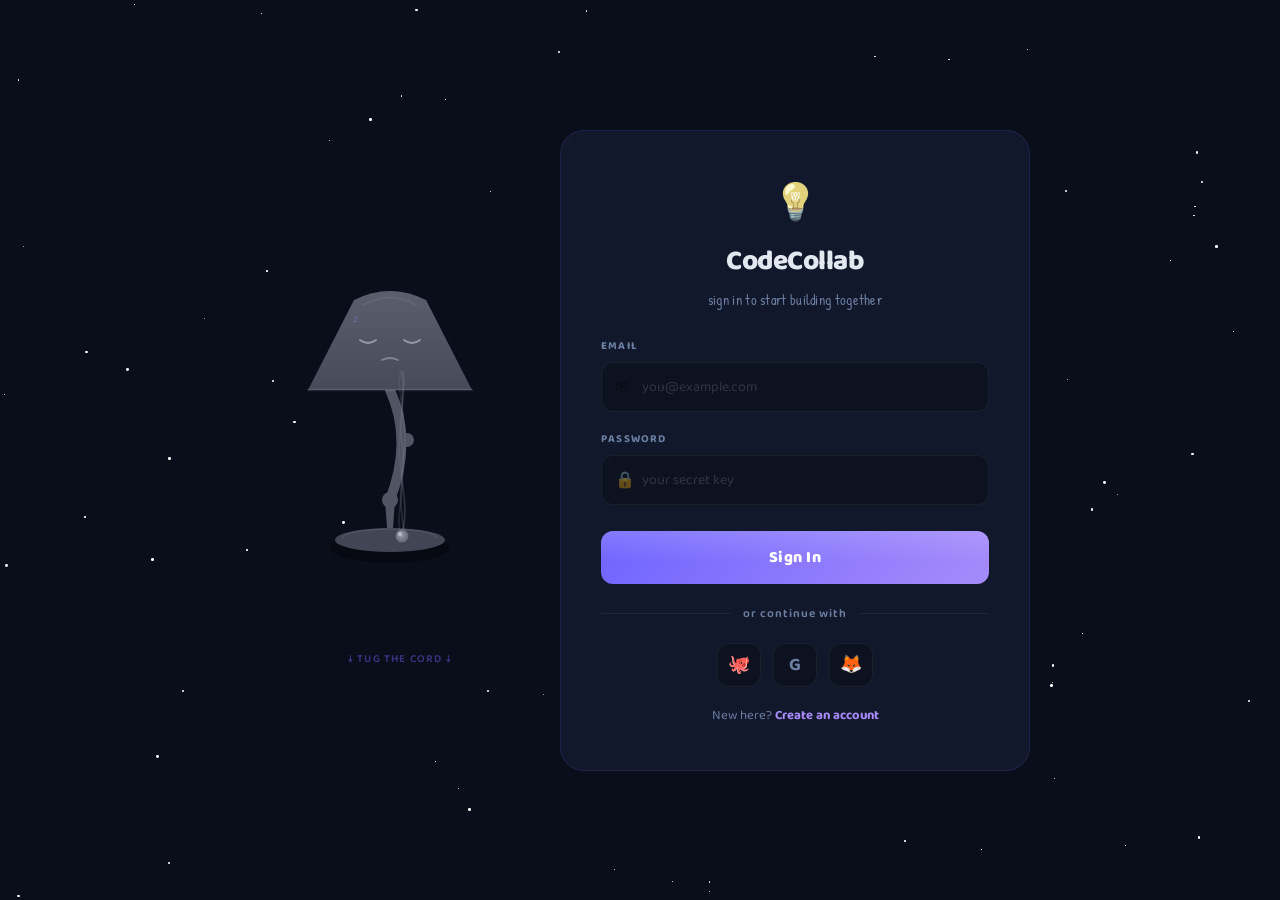
<file: index.html>
<!DOCTYPE html>
<html lang="en">
<head>
<meta charset="UTF-8">
<meta name="viewport" content="width=device-width, initial-scale=1.0">
<title>CodeCollab Login</title>
<link href="https://fonts.googleapis.com/css2?family=Baloo+2:wght@400;600;700;800&family=Patrick+Hand&display=swap" rel="stylesheet">
<style>
*, *::before, *::after { box-sizing: border-box; margin: 0; padding: 0; }

:root {
  --bg: #0a0e1a;
  --card: #12182b;
  --accent: #6c63ff;
  --accent2: #a78bfa;
  --cyan: #22d3ee;
  --text: #e2e8f0;
  --muted: #6b7fa3;
  --input-bg: #0d1220;
  --border: rgba(108,99,255,0.15);
}

html, body {
  width: 100%; height: 100%;
  background: var(--bg);
  font-family: 'Baloo 2', cursive, sans-serif;
  overflow: hidden;
  display: flex; align-items: center; justify-content: center;
}

#sky { position: fixed; inset: 0; pointer-events: none; z-index: 0; overflow: hidden; }
.star {
  position: absolute; background: #fff; border-radius: 50%;
  animation: twinkle var(--d) ease-in-out infinite;
}
@keyframes twinkle {
  0%,100% { opacity: var(--lo); }
  50% { opacity: var(--hi); }
}
.shooting-star {
  position: absolute; width: 3px; height: 3px;
  background: #fff; border-radius: 50%;
  animation: shoot var(--dur) linear infinite;
  animation-delay: var(--delay); opacity: 0;
}
.shooting-star::after {
  content: ''; position: absolute;
  top: 0; right: 100%; width: 60px; height: 1.5px;
  background: linear-gradient(to left, #fff, transparent);
}
@keyframes shoot {
  0% { transform: translate(0,0) rotate(-35deg); opacity: 0; }
  5% { opacity: 1; } 15% { opacity: 1; }
  30% { transform: translate(-400px,240px) rotate(-35deg); opacity: 0; }
  100% { opacity: 0; }
}

#aurora {
  position: fixed; inset: 0; pointer-events: none; z-index: 0;
  opacity: 0; transition: opacity 1.5s ease;
}
body.on #aurora { opacity: 1; }
.aurora-band {
  position: absolute; border-radius: 50%;
  filter: blur(80px);
  animation: drift 8s ease-in-out infinite alternate;
}
.aurora-band:nth-child(1) { width:600px;height:200px;background:rgba(108,99,255,0.12);top:10%;left:-5%; }
.aurora-band:nth-child(2) { width:500px;height:150px;background:rgba(34,211,238,0.08);top:20%;left:30%;animation-delay:-3s; }
.aurora-band:nth-child(3) { width:400px;height:180px;background:rgba(167,139,250,0.1);bottom:15%;right:-5%;animation-delay:-5s; }
@keyframes drift {
  0% { transform: translateX(0) translateY(0) scale(1); }
  100% { transform: translateX(40px) translateY(-20px) scale(1.1); }
}

.firefly {
  position: fixed; width: 4px; height: 4px;
  border-radius: 50%; pointer-events: none; z-index: 2;
  opacity: 0; transition: opacity 1s;
}
body.on .firefly { opacity: 1; }

#app {
  position: relative; z-index: 1;
  display: flex; align-items: center; gap: 10px;
  width: min(780px, 96vw);
}

#lamp-wrap {
  flex: 0 0 300px; height: 460px;
  position: relative; user-select: none; cursor: default;
}
#lamp-canvas { display: block; width: 300px; height: 460px; }

#card {
  flex: 1; background: var(--card);
  border-radius: 24px; padding: 44px 40px;
  border: 1.5px solid var(--border);
  position: relative; overflow: hidden;
  transition: border-color 0.9s, box-shadow 0.9s;
}
body.on #card {
  border-color: rgba(108,99,255,0.5);
  box-shadow: 0 0 40px rgba(108,99,255,0.15), 0 0 80px rgba(34,211,238,0.06), 0 8px 32px rgba(0,0,0,0.3);
}
#card::before {
  content: ''; position: absolute; inset: 0; border-radius: 24px;
  background: radial-gradient(ellipse 90% 60% at 50% -10%, rgba(108,99,255,0.08), transparent 70%);
  opacity: 0; transition: opacity 0.9s; pointer-events: none;
}
body.on #card::before { opacity: 1; }

.card-icon { text-align:center;font-size:36px;margin-bottom:6px;filter:grayscale(0.6);transition:filter 0.8s; }
body.on .card-icon { filter: grayscale(0); }

h1 { color:var(--text);font-size:28px;font-weight:800;margin-bottom:6px;text-align:center;letter-spacing:-0.5px; }
.subtitle { text-align:center;color:var(--muted);font-size:14px;margin-bottom:28px;font-family:'Patrick Hand',cursive;letter-spacing:0.3px; }

.field { margin-bottom: 18px; position: relative; }
.field-icon { position:absolute;left:14px;top:38px;font-size:16px;opacity:0.4;transition:opacity 0.3s; }
.field:focus-within .field-icon { opacity: 0.8; }

label { display:block;color:var(--muted);font-size:11px;font-weight:700;letter-spacing:1.2px;text-transform:uppercase;margin-bottom:7px; }
input {
  width:100%;background:var(--input-bg);border:1.5px solid rgba(255,255,255,0.06);
  border-radius:12px;padding:13px 15px 13px 40px;color:var(--text);
  font-family:'Baloo 2',sans-serif;font-size:14px;outline:none;
  transition:border-color 0.3s, box-shadow 0.3s;
}
input::placeholder { color: rgba(255,255,255,0.15); }
input:focus { border-color:var(--accent);box-shadow:0 0 0 3px rgba(108,99,255,0.15); }

#login-btn {
  width:100%;margin-top:8px;padding:14px;
  background:linear-gradient(135deg,var(--accent),var(--accent2));
  border:none;border-radius:12px;color:#fff;font-family:'Baloo 2',sans-serif;
  font-size:16px;font-weight:800;cursor:pointer;position:relative;overflow:hidden;
  transition:transform 0.15s, box-shadow 0.3s;letter-spacing:0.5px;
}
#login-btn::after { content:'';position:absolute;inset:0;background:linear-gradient(180deg,rgba(255,255,255,0.15) 0%,transparent 60%);pointer-events:none; }
#login-btn:hover { transform:translateY(-2px);box-shadow:0 8px 30px rgba(108,99,255,0.45); }
#login-btn:active { transform: scale(0.97); }

#ripple-box { position:absolute;inset:0;pointer-events:none;overflow:hidden;border-radius:12px; }
.ripple { position:absolute;border-radius:50%;background:rgba(255,255,255,0.35);transform:scale(0);animation:rip 0.6s ease-out forwards; }
@keyframes rip { to { transform: scale(4); opacity: 0; } }

.divider { display:flex;align-items:center;margin:20px 0;gap:12px; }
.divider span { color:var(--muted);font-size:12px;font-weight:600;letter-spacing:1px;white-space:nowrap; }
.divider::before, .divider::after { content:'';flex:1;height:1px;background:rgba(255,255,255,0.06); }

.social-row { display:flex;gap:12px;justify-content:center; }
.social-btn {
  width:44px;height:44px;border-radius:12px;border:1.5px solid rgba(255,255,255,0.06);
  background:var(--input-bg);display:flex;align-items:center;justify-content:center;
  font-size:18px;cursor:pointer;transition:border-color 0.3s,transform 0.15s,background 0.3s;
  color:var(--muted);font-weight:700;
}
.social-btn:hover { border-color:var(--accent);background:rgba(108,99,255,0.08);transform:translateY(-2px); }

.card-footer { text-align:center;margin-top:18px;color:var(--muted);font-size:13px; }
.card-footer a { color:var(--accent2);text-decoration:none;font-weight:700;cursor:pointer;transition:color 0.2s; }
.card-footer a:hover { color: var(--cyan); }

#hint {
  position:absolute;bottom:12px;left:50%;transform:translateX(-50%);
  color:rgba(108,99,255,0.45);font-size:11px;font-weight:600;
  letter-spacing:1.2px;text-transform:uppercase;white-space:nowrap;
  animation:pulse-hint 2.5s ease-in-out infinite;pointer-events:none;transition:opacity 0.5s;
}
body.on #hint { opacity: 0; }
@keyframes pulse-hint { 0%,100%{opacity:0.25;} 50%{opacity:0.65;} }

.moth { position:fixed;font-size:14px;pointer-events:none;z-index:3;opacity:0;transition:opacity 1.2s; }
body.on .moth { opacity: 0.6; }
</style>
</head>
<body>

<div id="sky"></div>
<div id="aurora"><div class="aurora-band"></div><div class="aurora-band"></div><div class="aurora-band"></div></div>

<div id="app">
  <div id="lamp-wrap">
    <canvas id="lamp-canvas" width="300" height="460"></canvas>
    <div id="hint">&#x2193; tug the cord &#x2193;</div>
  </div>
  <div id="card">
    <div class="card-icon">&#128161;</div>
    <h1>CodeCollab</h1>
    <p class="subtitle">sign in to start building together</p>
    <div class="field">
      <label>Email</label>
      <span class="field-icon">&#9993;</span>
      <input type="email" id="inp-email" placeholder="you@example.com" autocomplete="off">
    </div>
    <div class="field">
      <label>Password</label>
      <span class="field-icon">&#128274;</span>
      <input type="password" id="inp-pass" placeholder="your secret key" autocomplete="off">
    </div>
    <button id="login-btn">Sign In<div id="ripple-box"></div></button>
    <div class="divider"><span>or continue with</span></div>
    <div class="social-row">
      <div class="social-btn" title="GitHub">&#128025;</div>
      <div class="social-btn" title="Google">G</div>
      <div class="social-btn" title="GitLab">&#129418;</div>
    </div>
    <p class="card-footer">New here? <a>Create an account</a></p>
  </div>
</div>

<script>
/* === STARFIELD + SHOOTING STARS === */
var sky=document.getElementById('sky');
for(var i=0;i<100;i++){var s=document.createElement('div');s.className='star';var sz=Math.random()*2.5+0.5;s.style.cssText='width:'+sz+'px;height:'+sz+'px;left:'+Math.random()*100+'%;top:'+Math.random()*100+'%;--d:'+(2+Math.random()*5)+'s;--lo:'+(0.05+Math.random()*0.1)+';--hi:'+(0.3+Math.random()*0.6)+';animation-delay:'+Math.random()*5+'s;';sky.appendChild(s);}
for(var i=0;i<4;i++){var s=document.createElement('div');s.className='shooting-star';s.style.cssText='left:'+(30+Math.random()*60)+'%;top:'+Math.random()*30+'%;--dur:'+(6+Math.random()*6)+'s;--delay:'+(i*3+Math.random()*3)+'s;';sky.appendChild(s);}

/* === FIREFLIES === */
var fireflies=[];
for(var i=0;i<12;i++){var f=document.createElement('div');f.className='firefly';var hue=Math.random()>0.5?'250,99%,70%':'175,80%,60%';f.style.background='radial-gradient(circle,hsla('+hue+',0.8),transparent)';f.style.width=f.style.height=(3+Math.random()*4)+'px';f.style.boxShadow='0 0 6px hsla('+hue+',0.5)';document.body.appendChild(f);fireflies.push({el:f,x:Math.random()*window.innerWidth,y:Math.random()*window.innerHeight,vx:(Math.random()-0.5)*0.6,vy:(Math.random()-0.5)*0.6,phase:Math.random()*Math.PI*2});}
function updateFireflies(t){for(var i=0;i<fireflies.length;i++){var ff=fireflies[i];ff.x+=ff.vx+Math.sin(t*0.001+ff.phase)*0.3;ff.y+=ff.vy+Math.cos(t*0.0013+ff.phase)*0.3;if(ff.x<0)ff.x=window.innerWidth;if(ff.x>window.innerWidth)ff.x=0;if(ff.y<0)ff.y=window.innerHeight;if(ff.y>window.innerHeight)ff.y=0;var pulse=0.3+0.7*(0.5+0.5*Math.sin(t*0.003+ff.phase));ff.el.style.transform='translate('+ff.x+'px,'+ff.y+'px)';ff.el.style.opacity=lampOn?pulse:0;}}

/* === MOTHS === */
var moths=[];
for(var i=0;i<3;i++){var m=document.createElement('div');m.className='moth';m.textContent='\uD83E\uDD8B';document.body.appendChild(m);moths.push({el:m,angle:(Math.PI*2/3)*i,radius:100+Math.random()*60,speed:0.006+Math.random()*0.004,wobble:Math.random()*Math.PI*2});}
function updateMoths(t){var cx=window.innerWidth/2-100;var cy=window.innerHeight/2-30;for(var i=0;i<moths.length;i++){var m=moths[i];m.angle+=m.speed;var wobbleR=m.radius+Math.sin(t*0.002+m.wobble)*20;var x=cx+Math.cos(m.angle)*wobbleR;var y=cy+Math.sin(m.angle)*wobbleR*0.5;var rot=Math.sin(m.angle*2)*25;m.el.style.transform='translate('+x+'px,'+y+'px) rotate('+rot+'deg) scaleX('+(Math.cos(m.angle)>0?1:-1)+')';}}

/* === CANVAS SETUP === */
var canvas=document.getElementById('lamp-canvas');
var ctx=canvas.getContext('2d');
var W=300,H=460;
var lampOn=false,T=0,squish=0,squishV=0,toggleFlash=0,bounce=0;

/* === LAMP GEOMETRY === */
var LX=140;
var HEAD_TOP_Y=70,HEAD_BOT_Y=170,HEAD_TOP_W=36,HEAD_BOT_W=82;
var NECK_TOP_Y=HEAD_BOT_Y,NECK_MID_X=LX+15,NECK_MID_Y=220,NECK_BOT_Y=280;
var BASE_Y=320,BASE_RX=55,BASE_RY=12;
var ANCHOR_X=LX+12,ANCHOR_Y=HEAD_BOT_Y-18;

/* === ROPE PHYSICS (Verlet) === */
var N_SEG=18,SEG_LEN=9,GRAV=0.32,DAMP=0.98,ITERS=25;
var pts=[];
function initRope(){pts=[];for(var i=0;i<=N_SEG;i++){var y=ANCHOR_Y+i*SEG_LEN;pts.push({x:ANCHOR_X,y:y,px:ANCHOR_X,py:y-0.3,fixed:i===0});}}
initRope();

function stepRope(){for(var i=0;i<pts.length;i++){var p=pts[i];if(p.fixed||p===dragPt)continue;var vx=(p.x-p.px)*DAMP;var vy=(p.y-p.py)*DAMP;p.px=p.x;p.py=p.y;p.x+=vx;p.y+=vy+GRAV;}for(var k=0;k<ITERS;k++){pts[0].x=ANCHOR_X;pts[0].y=ANCHOR_Y;for(var i=0;i<pts.length-1;i++){var a=pts[i],b=pts[i+1];var dx=b.x-a.x,dy=b.y-a.y;var d=Math.hypot(dx,dy)||1e-9;var f=(d-SEG_LEN)/d*0.5;if(!a.fixed&&a!==dragPt){a.x+=dx*f;a.y+=dy*f;}if(!b.fixed&&b!==dragPt){b.x-=dx*f;b.y-=dy*f;}}}}

/* === DRAG === */
var dragPt=null,dragStartY=0,knobDelta=0,mx=-999,my=-999;
function getKnob(){return pts[pts.length-1];}

function canvasXY(e){var r=canvas.getBoundingClientRect();var cx=e.touches?e.touches[0].clientX:e.clientX;var cy=e.touches?e.touches[0].clientY:e.clientY;return{x:(cx-r.left)*W/r.width,y:(cy-r.top)*H/r.height};}
function nearKnob(x,y){var k=getKnob();return Math.hypot(x-k.x,y-k.y)<26;}

canvas.addEventListener('mousedown',function(e){var p=canvasXY(e);if(nearKnob(p.x,p.y)){dragPt=getKnob();dragStartY=dragPt.y;knobDelta=0;canvas.style.cursor='grabbing';}});
canvas.addEventListener('mousemove',function(e){var p=canvasXY(e);mx=p.x;my=p.y;if(dragPt){dragPt.x=p.x;dragPt.y=p.y;knobDelta=p.y-dragStartY;}else{canvas.style.cursor=nearKnob(p.x,p.y)?'grab':'default';}});
canvas.addEventListener('mouseup',function(){if(dragPt){if(knobDelta>30)toggle();var k=getKnob();k.py=k.y+12;dragPt=null;}canvas.style.cursor='default';});
canvas.addEventListener('mouseleave',function(){dragPt=null;});
canvas.addEventListener('touchstart',function(e){e.preventDefault();var p=canvasXY(e);if(nearKnob(p.x,p.y)){dragPt=getKnob();dragStartY=dragPt.y;knobDelta=0;}},{passive:false});
canvas.addEventListener('touchmove',function(e){e.preventDefault();if(!dragPt)return;var p=canvasXY(e);dragPt.x=p.x;dragPt.y=p.y;knobDelta=p.y-dragStartY;},{passive:false});
canvas.addEventListener('touchend',function(){if(dragPt){if(knobDelta>30)toggle();var k=getKnob();k.py=k.y+12;dragPt=null;}});

/* === TOGGLE === */
function toggle(){lampOn=!lampOn;document.body.classList.toggle('on',lampOn);squish=0.25;squishV=-0.07;toggleFlash=1;bounce=0.3;spawnParticles();if(lampOn){spawnParticles();setTimeout(spawnParticles,150);}}

/* === PARTICLES === */
var particles=[];
function spawnParticles(){var cx=LX,cy=HEAD_BOT_Y+10;for(var i=0;i<24;i++){var a=Math.random()*Math.PI*2;var sp=1.8+Math.random()*3.5;var hue=lampOn?250+Math.random()*40:40+Math.random()*20;particles.push({x:cx,y:cy,vx:Math.cos(a)*sp,vy:Math.sin(a)*sp-1.2,life:1,decay:0.02+Math.random()*0.02,r:1.5+Math.random()*3,hue:hue});}}
function updateParticles(){particles=particles.filter(function(p){return p.life>0;});for(var i=0;i<particles.length;i++){var p=particles[i];p.x+=p.vx;p.y+=p.vy;p.vy+=0.05;p.vx*=0.97;p.vy*=0.97;p.life-=p.decay;}}

/* === COLOR UTILS === */
function lerp(a,b,t){return a+(b-a)*t;}
function lerpColor(c1,c2,t){return'rgb('+(lerp(c1[0],c2[0],t)|0)+','+(lerp(c1[1],c2[1],t)|0)+','+(lerp(c1[2],c2[2],t)|0)+')';}
var OFF_SHADE=[90,95,110],OFF_SHADE2=[70,75,90],OFF_POLE=[80,85,100],OFF_BASE=[65,70,85];
var ON_SHADE=[108,99,255],ON_SHADE2=[80,70,220],ON_POLE=[100,110,180],ON_BASE=[90,100,160];

/* === DRAWING === */
function draw(ts){
  ctx.clearRect(0,0,W,H);
  T+=((lampOn?1:0)-T)*0.04;
  squishV+=(-squish)*0.15;squish+=squishV;squishV*=0.85;
  bounce*=0.92;var bOff=Math.sin(ts*0.01)*bounce*8;
  toggleFlash*=0.88;
  ctx.save();ctx.translate(0,bOff);
  drawLightCone();drawBase();drawNeck();drawHead();drawFace(ts);drawParticlesOnCanvas();drawRope();drawKnob();
  ctx.restore();drawFlash();
}

function drawLightCone(){
  if(T<0.01)return;
  var grad=ctx.createLinearGradient(LX,HEAD_BOT_Y,LX,H);var a=T*0.25;
  grad.addColorStop(0,'rgba(108,99,255,'+a+')');
  grad.addColorStop(0.3,'rgba(167,139,250,'+(a*0.5)+')');
  grad.addColorStop(0.7,'rgba(34,211,238,'+(a*0.15)+')');
  grad.addColorStop(1,'transparent');
  ctx.beginPath();ctx.moveTo(LX-HEAD_BOT_W*0.5,HEAD_BOT_Y+5);ctx.lineTo(LX-HEAD_BOT_W*1.6,H);ctx.lineTo(LX+HEAD_BOT_W*1.6,H);ctx.lineTo(LX+HEAD_BOT_W*0.5,HEAD_BOT_Y+5);ctx.closePath();ctx.fillStyle=grad;ctx.fill();
}

function drawBase(){
  var col=lerpColor(OFF_BASE,ON_BASE,T);ctx.save();ctx.translate(LX,BASE_Y);
  ctx.beginPath();ctx.ellipse(0,8,BASE_RX+5,BASE_RY+3,0,0,Math.PI*2);ctx.fillStyle='rgba(0,0,0,0.3)';ctx.fill();
  ctx.beginPath();ctx.ellipse(0,0,BASE_RX,BASE_RY,0,0,Math.PI*2);ctx.fillStyle=col;ctx.fill();
  ctx.beginPath();ctx.ellipse(0,-2,BASE_RX-8,BASE_RY-3,0,Math.PI,Math.PI*2);ctx.strokeStyle='rgba(255,255,255,'+(0.08+T*0.1)+')';ctx.lineWidth=1.5;ctx.stroke();
  ctx.restore();
}

function drawNeck(){
  var col=lerpColor(OFF_POLE,ON_POLE,T);
  ctx.beginPath();ctx.moveTo(LX,NECK_TOP_Y);ctx.quadraticCurveTo(NECK_MID_X+8,NECK_MID_Y,LX,NECK_BOT_Y);ctx.strokeStyle=col;ctx.lineWidth=10;ctx.lineCap='round';ctx.stroke();
  ctx.beginPath();ctx.arc(NECK_MID_X+2,NECK_MID_Y,7,0,Math.PI*2);ctx.fillStyle=col;ctx.fill();
  ctx.beginPath();ctx.arc(LX,NECK_BOT_Y,8,0,Math.PI*2);ctx.fillStyle=col;ctx.fill();
  ctx.beginPath();ctx.moveTo(LX-5,NECK_BOT_Y);ctx.lineTo(LX-3,BASE_Y-BASE_RY);ctx.lineTo(LX+3,BASE_Y-BASE_RY);ctx.lineTo(LX+5,NECK_BOT_Y);ctx.fillStyle=col;ctx.fill();
}

function drawHead(){
  var col1=lerpColor(OFF_SHADE,ON_SHADE,T);var col2=lerpColor(OFF_SHADE2,ON_SHADE2,T);
  ctx.save();ctx.translate(LX,(HEAD_TOP_Y+HEAD_BOT_Y)/2);ctx.scale(1+squish*0.5,1-squish*0.7);ctx.translate(-LX,-(HEAD_TOP_Y+HEAD_BOT_Y)/2);
  var grad=ctx.createLinearGradient(LX,HEAD_TOP_Y,LX,HEAD_BOT_Y);grad.addColorStop(0,col1);grad.addColorStop(1,col2);
  ctx.beginPath();ctx.moveTo(LX-HEAD_TOP_W,HEAD_TOP_Y+10);ctx.quadraticCurveTo(LX,HEAD_TOP_Y-8,LX+HEAD_TOP_W,HEAD_TOP_Y+10);ctx.lineTo(LX+HEAD_BOT_W,HEAD_BOT_Y);ctx.lineTo(LX-HEAD_BOT_W,HEAD_BOT_Y);ctx.closePath();ctx.fillStyle=grad;ctx.fill();
  ctx.beginPath();ctx.moveTo(LX-HEAD_TOP_W+10,HEAD_TOP_Y+15);ctx.quadraticCurveTo(LX,HEAD_TOP_Y,LX+HEAD_TOP_W-10,HEAD_TOP_Y+15);ctx.strokeStyle='rgba(255,255,255,'+(0.06+T*0.12)+')';ctx.lineWidth=2;ctx.stroke();
  ctx.beginPath();ctx.moveTo(LX-HEAD_BOT_W,HEAD_BOT_Y);ctx.lineTo(LX+HEAD_BOT_W,HEAD_BOT_Y);ctx.strokeStyle='rgba(255,255,255,'+(0.1+T*0.15)+')';ctx.lineWidth=2.5;ctx.stroke();
  if(T>0.01){var ig=ctx.createRadialGradient(LX,HEAD_BOT_Y,0,LX,HEAD_BOT_Y,HEAD_BOT_W);ig.addColorStop(0,'rgba(167,139,250,'+(T*0.3)+')');ig.addColorStop(1,'transparent');ctx.beginPath();ctx.moveTo(LX-HEAD_BOT_W+5,HEAD_BOT_Y-2);ctx.lineTo(LX+HEAD_BOT_W-5,HEAD_BOT_Y-2);ctx.lineTo(LX+HEAD_TOP_W-5,HEAD_TOP_Y+20);ctx.lineTo(LX-HEAD_TOP_W+5,HEAD_TOP_Y+20);ctx.closePath();ctx.fillStyle=ig;ctx.fill();}
  ctx.restore();
}

function drawFace(ts){
  var cy=HEAD_TOP_Y+(HEAD_BOT_Y-HEAD_TOP_Y)*0.52;var eyeSpacing=22;var blink=Math.sin(ts*0.003)>0.97;
  if(T<0.5){
    var sleepT=1-T*2;
    [-1,1].forEach(function(side){
      var ex=LX+side*eyeSpacing;
      ctx.beginPath();ctx.moveTo(ex-8,cy-2);ctx.quadraticCurveTo(ex,cy+4,ex+8,cy-2);ctx.strokeStyle='rgba(220,220,240,'+(0.5*sleepT)+')';ctx.lineWidth=2;ctx.stroke();
      if(sleepT>0.5){var zt=(ts*0.001+side)%3;ctx.font=(10+zt*2)+"px 'Baloo 2'";ctx.fillStyle='rgba(167,139,250,'+Math.max(0,0.5-zt*0.2)+')';ctx.fillText('z',ex+side*15,cy-12-zt*12);}
    });
    ctx.beginPath();ctx.moveTo(LX-8,cy+18);ctx.quadraticCurveTo(LX,cy+14,LX+8,cy+18);ctx.strokeStyle='rgba(220,220,240,'+(0.35*sleepT)+')';ctx.lineWidth=1.8;ctx.stroke();
  }else{
    var happyT=(T-0.5)*2;
    [-1,1].forEach(function(side){
      var ex=LX+side*eyeSpacing;
      if(blink){ctx.beginPath();ctx.moveTo(ex-7,cy);ctx.lineTo(ex+7,cy);ctx.strokeStyle='rgba(255,255,255,'+(0.8*happyT)+')';ctx.lineWidth=2;ctx.stroke();}
      else{ctx.beginPath();ctx.arc(ex,cy,7,0,Math.PI*2);ctx.fillStyle='rgba(255,255,255,'+(0.9*happyT)+')';ctx.fill();ctx.beginPath();ctx.arc(ex+1,cy+1,3.5,0,Math.PI*2);ctx.fillStyle='rgba(30,20,60,'+(0.9*happyT)+')';ctx.fill();ctx.beginPath();ctx.arc(ex+3,cy-2,1.5,0,Math.PI*2);ctx.fillStyle='rgba(255,255,255,'+(0.9*happyT)+')';ctx.fill();}
      ctx.beginPath();ctx.ellipse(ex+side*10,cy+10,8,5,0,0,Math.PI*2);ctx.fillStyle='rgba(250,130,180,'+(0.25*happyT)+')';ctx.fill();
    });
    ctx.beginPath();ctx.arc(LX,cy+8,12,0.15*Math.PI,0.85*Math.PI);ctx.strokeStyle='rgba(255,255,255,'+(0.75*happyT)+')';ctx.lineWidth=2;ctx.stroke();
    if(happyT>0.5){var sparkAlpha=(happyT-0.5)*2;for(var i=0;i<4;i++){var ang=ts*0.002+i*Math.PI*0.5;var sr=50+Math.sin(ts*0.004+i)*10;var sx=LX+Math.cos(ang)*sr;var sy=cy-20+Math.sin(ang)*sr*0.4;drawSparkle(sx,sy,3+Math.sin(ts*0.005+i)*1.5,sparkAlpha*0.5);}}
  }
}

function drawSparkle(x,y,size,alpha){ctx.save();ctx.translate(x,y);ctx.strokeStyle='rgba(167,139,250,'+alpha+')';ctx.lineWidth=1.5;ctx.beginPath();ctx.moveTo(0,-size);ctx.lineTo(0,size);ctx.moveTo(-size,0);ctx.lineTo(size,0);var d=size*0.6;ctx.moveTo(-d,-d);ctx.lineTo(d,d);ctx.moveTo(d,-d);ctx.lineTo(-d,d);ctx.stroke();ctx.restore();}

function drawParticlesOnCanvas(){updateParticles();for(var i=0;i<particles.length;i++){var p=particles[i];var pr=Math.max(0,p.r*p.life);if(pr<0.01)continue;ctx.beginPath();ctx.arc(p.x,p.y,pr,0,Math.PI*2);ctx.fillStyle='hsla('+p.hue+',80%,70%,'+(Math.max(0,p.life)*0.8)+')';ctx.fill();}}

function drawRope(){for(var strand=-1;strand<=1;strand++){ctx.beginPath();ctx.moveTo(pts[0].x+strand*1.5,pts[0].y);for(var i=1;i<pts.length;i++){var wave=Math.sin(i*0.8+strand*2)*1.5;ctx.lineTo(pts[i].x+strand*1.5+wave,pts[i].y);}ctx.strokeStyle='rgba('+(lerp(120,167,T)|0)+','+(lerp(125,139,T)|0)+','+(lerp(140,250,T)|0)+','+(0.25+strand*0.05)+')';ctx.lineWidth=1.8;ctx.stroke();}}

function drawKnob(){
  var k=getKnob();var hovering=Math.hypot(mx-k.x,my-k.y)<26;var r=hovering?8:6.5;
  if(hovering||T>0.3){ctx.beginPath();ctx.arc(k.x,k.y,r+6,0,Math.PI*2);ctx.fillStyle='rgba(108,99,255,'+(hovering?0.2:T*0.1)+')';ctx.fill();}
  var grad=ctx.createRadialGradient(k.x-2,k.y-2,0,k.x,k.y,r);grad.addColorStop(0,lerpColor([160,160,180],[167,139,250],T));grad.addColorStop(1,lerpColor([100,105,120],[108,99,255],T));ctx.beginPath();ctx.arc(k.x,k.y,r,0,Math.PI*2);ctx.fillStyle=grad;ctx.fill();
  ctx.beginPath();ctx.arc(k.x-2,k.y-2,r*0.35,0,Math.PI*2);ctx.fillStyle='rgba(255,255,255,'+(0.3+T*0.2)+')';ctx.fill();
}

function drawFlash(){if(toggleFlash<0.01)return;ctx.fillStyle=lampOn?'rgba(108,99,255,'+(toggleFlash*0.35)+')':'rgba(255,255,255,'+(toggleFlash*0.2)+')';ctx.fillRect(0,0,W,H);}

/* === MAIN LOOP === */
function loop(ts){stepRope();draw(ts);updateFireflies(ts);updateMoths(ts);requestAnimationFrame(loop);}
requestAnimationFrame(loop);

/* === BUTTON RIPPLE === */
document.getElementById('login-btn').addEventListener('click',function(e){var r=this.getBoundingClientRect();var ripple=document.createElement('div');ripple.className='ripple';var size=Math.max(r.width,r.height)*2;ripple.style.cssText='width:'+size+'px;height:'+size+'px;left:'+(e.clientX-r.left-size/2)+'px;top:'+(e.clientY-r.top-size/2)+'px;';document.getElementById('ripple-box').appendChild(ripple);setTimeout(function(){ripple.remove();},600);});
</script>
</body>
</html>
</file>
